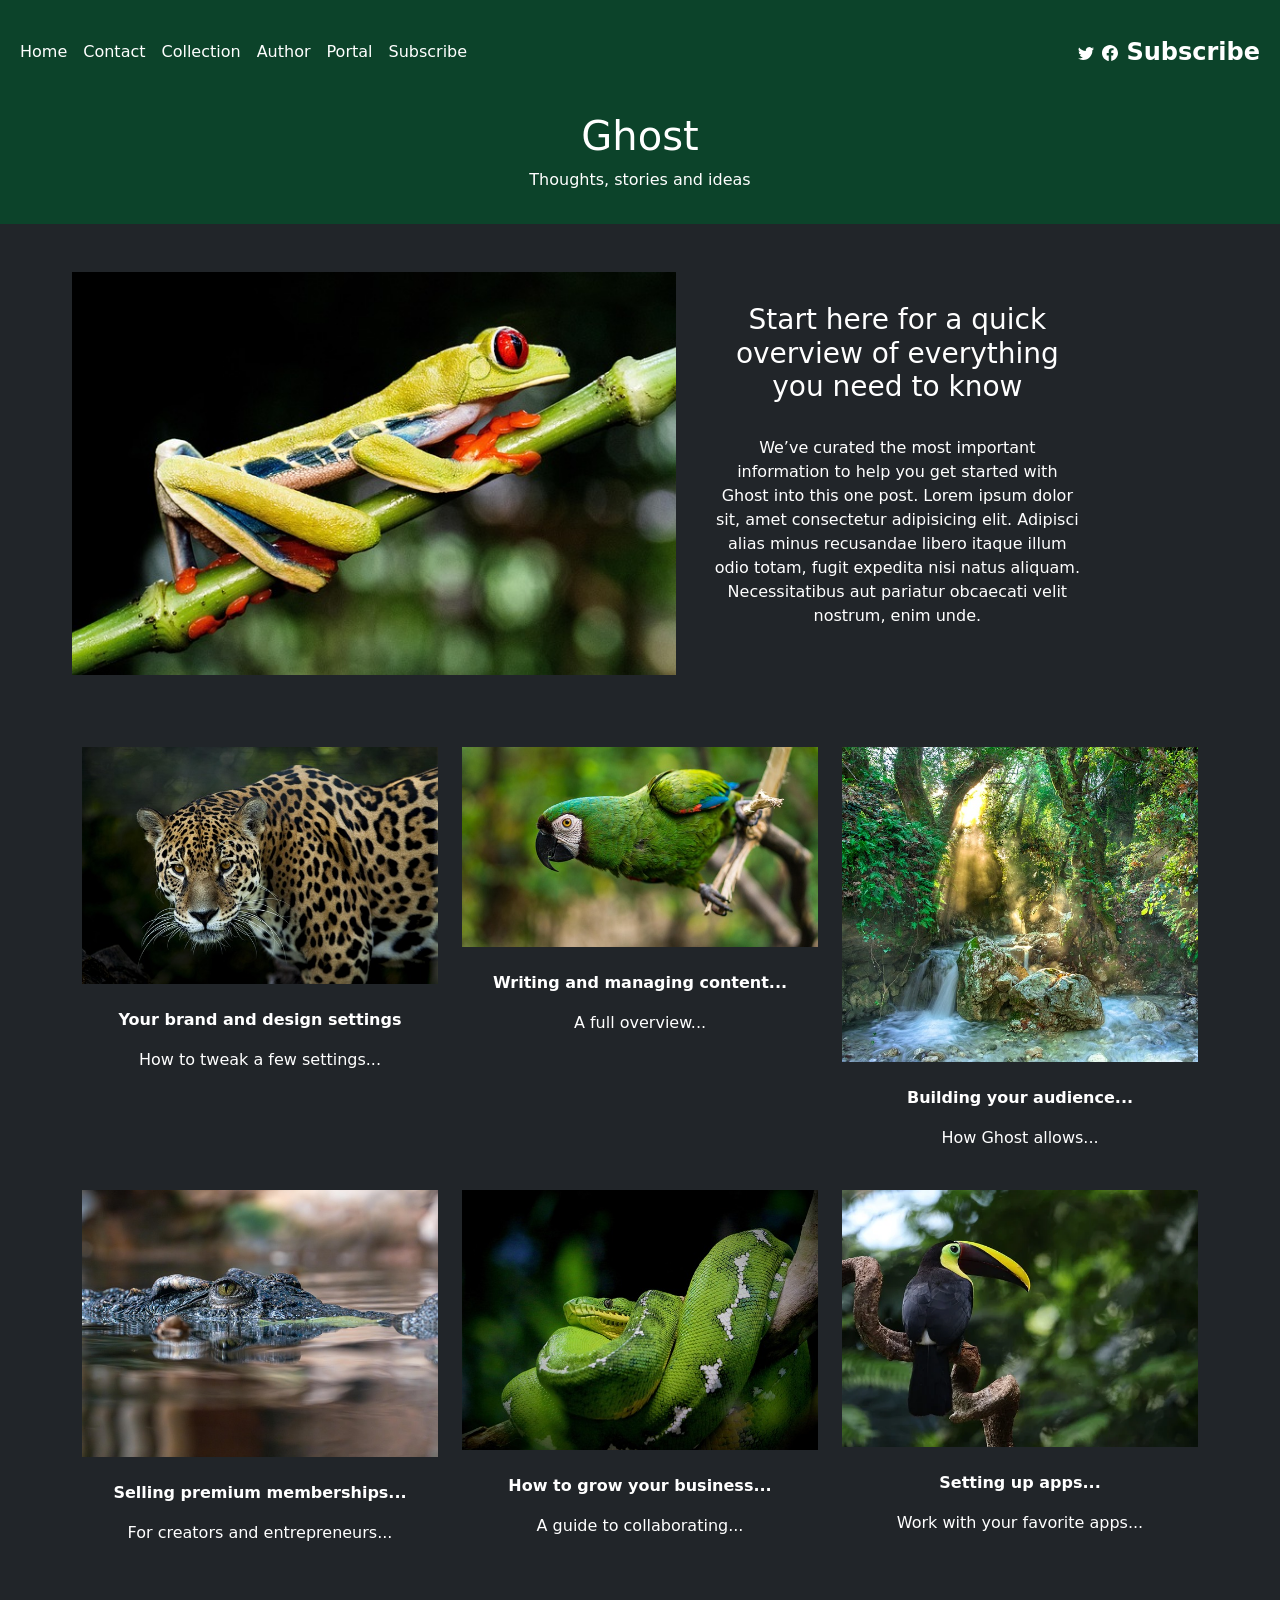
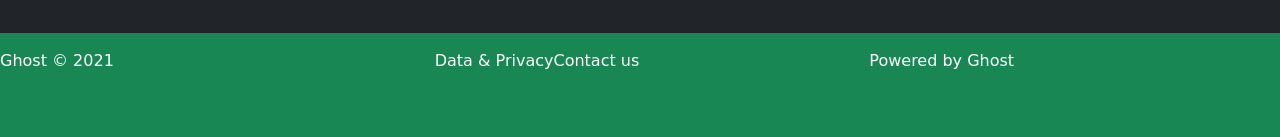
<file: html/index.html>
<!DOCTYPE html>
<html>

<head>
    <meta charset="UTF-8" />
    <meta name="viewport" content="width=device-width, initial-scale=1" />
    <title>Ghost - Thoughts, stories and ideas</title>

    <link href="https://cdn.jsdelivr.net/npm/bootstrap@5.3.7/dist/css/bootstrap.min.css" rel="stylesheet"
        integrity="sha384-LN+7fdVzj6u52u30Kp6M/trliBMCMKTyK833zpbD+pXdCLuTusPj697FH4R/5mcr" crossorigin="anonymous" />

    <link rel="stylesheet" href="../css/style.css" />
</head>

<body class="container-fluide bg-dark text-white">
    <header class=" row header-banner bg-success">
        <div class="overlay">
            <nav class="col-12 d-flex align-items-center justify-content-between" aria-label="Main navigation">
                <!-- Menu toggle -->
                <input type="checkbox" id="menu-toggle" aria-label="Toggle navigation menu" />

                <!-- Burger icon -->
                <label for="menu-toggle" class="burger" aria-hidden="true">&#9776;</label>

                <!-- Menu navigation -->
                <ul class="navbar-nav flex-row gap-3 m-0 p-0 list-unstyled">
                    <li><a class="nav-link" href="#">Home</a></li>
                    <li><a class="nav-link" href="index2.html">Contact</a></li>
                    <li><a class="nav-link" href="#">Collection</a></li>
                    <li><a class="nav-link" href="#">Author</a></li>
                    <li><a class="nav-link" href="#">Portal</a></li>
                    <li><a class="nav-link" href="#">Subscribe</a></li>
                </ul>
                <span class="navbar-brand text-white fs-4 fw-bold">
                    <!-- Ícono de Twitter -->
                    <svg xmlns="http://www.w3.org/2000/svg" width="16" height="16" fill="currentColor"
                        class="bi bi-twitter" viewBox="0 0 16 16">
                        <path
                            d="M5.026 15c6.038 0 9.341-5.003 9.341-9.334q.002-.211-.006-.422A6.7 6.7 0 0 0 16 3.542a6.7 6.7 0 0 1-1.889.518 3.3 3.3 0 0 0 1.447-1.817 6.5 6.5 0 0 1-2.087.793A3.286 3.286 0 0 0 7.875 6.03a9.32 9.32 0 0 1-6.767-3.429 3.29 3.29 0 0 0 1.018 4.382A3.3 3.3 0 0 1 .64 6.575v.045a3.29 3.29 0 0 0 2.632 3.218 3.2 3.2 0 0 1-.865.115 3 3 0 0 1-.614-.057 3.28 3.28 0 0 0 3.067 2.277A6.6 6.6 0 0 1 .78 13.58a6 6 0 0 1-.78-.045A9.34 9.34 0 0 0 5.026 15" />
                    </svg>

                    <!-- Ícono de Facebook -->
                    <svg xmlns="http://www.w3.org/2000/svg" width="16" height="16" fill="currentColor"
                        class="bi bi-facebook" viewBox="0 0 16 16">
                        <path
                            d="M16 8.049c0-4.446-3.582-8.05-8-8.05C3.58 0-.002 3.603-.002 8.05c0 4.017 2.926 7.347 6.75 7.951v-5.625h-2.03V8.05H6.75V6.275c0-2.017 1.195-3.131 3.022-3.131.876 0 1.791.157 1.791.157v1.98h-1.009c-.993 0-1.303.621-1.303 1.258v1.51h2.218l-.354 2.326H9.25V16c3.824-.604 6.75-3.934 6.75-7.951" />
                    </svg>

                    Subscribe
                </span>
            </nav>

            <div class="row mt-4">
                <div class="col text-center">
                    <h1>Ghost</h1>
                    <p>Thoughts, stories and ideas</p>
                </div>
            </div>
        </div>
    </header>

    <!-- section frog -->
    <main class="container-fluid g-5">
        <div class="row">
            <div class="col-8 col-sm-12 col-md-12 col-lg-6  mt-5 ms-5 justify-content-center">
                <img src="../Image/frog-9335937_640.jpg" class="img-fluid frog" alt="Frog" />
            </div>
            <div class="col-12 col-md-12 col-sm-12 col-lg-4 g-5 text-center d-flex flex-column align-items-center justify-content-center">
                <h3 class="col-12 col-sm-12">Start here for a quick overview of everything you need to know</h3>
                <br />
                <p>We’ve curated the most important information to help you get started
                with Ghost into this one post. Lorem ipsum dolor sit, amet consectetur
                adipisicing elit. Adipisci alias minus recusandae libero itaque illum
                odio totam, fugit expedita nisi natus aliquam. Necessitatibus aut
                pariatur obcaecati velit nostrum, enim unde.</p>
            </div>
        </div>

        <!-- section 1 avec image Jaguar -->
        <div class=" container d-flex flex-column align-items-center mt-5 mb-5">
            <div class="row g-4 py-4 text-center">
                <div class=" col-lg-4 col-md-6 col-sm-12">
                    <img src="../Image/jaguar-3370498_640.jpg" class="img-fluid jaguar" alt="Jaguar" />
                    <p><strong><br />Your brand and design settings</strong></p>
                    <p>How to tweak a few settings...</p>
                </div>

                <!-- section 2 avec 3 image -->
                <div class="col-lg-4 col-md-6 col-sm-12">
                    <img src="../Image/parrot-4132823_640.jpg" class="img-fluid parrot" alt="Parrot" />
                    <p>
                        <strong><br />Writing and managing content...</strong><br />
                    </p>
                    <p>A full overview...</p>
                </div>

                <div class="col-lg-4 col-md-6 col-sm-12">
                    <img src="../Image/rainforest-3119822_640 (1).jpg" class="img-fluid rainforest" alt="Rainforest" />
                    <p>
                        <strong><br />Building your audience...</strong><br />
                    </p>
                    <p>How Ghost allows...</p>
                </div>

                <div class="col-lg-4 col-md-6 col-sm-12">
                    <img src="../Image/siamese-crocodile-8509003_640.jpg" class="img-fluid crocodile" alt="Crocodile" />
                    <p>
                        <strong><br />Selling premium memberships...</strong><br />
                    </p>
                    <p>For creators and entrepreneurs...</p>
                </div>

                <div class="col-lg-4 col-md-6 col-sm-12">
                    <img src="../Image/snake-7386684_640.jpg" class="img-fluid snake" alt="Snake" />
                    <p>
                        <strong><br />How to grow your business...</strong><br />
                    </p>
                    <p>A guide to collaborating...</p>
                </div>

                <div class="col-lg-4 col col-md-6 ">
                    <img src="../Image/toucan-9504656_640.webp" class="img-fluid toucan" alt="Toucan" />
                    <p>
                        <strong><br />Setting up apps...</strong><br />
                    </p>
                    <p>Work with your favorite apps...</p>
                </div>
            </div>
        </div>
    </main>

    <footer class="container-fluide">
        <div class="row bg-success text-white d-flex justify-content-between pb-5 pt-3">
            <ul class=" col list-unstyled">
                <!-- retire les puces -->
                <li>Ghost © 2021</li>
            </ul>
            <ul class="col list-unstyled d-flex">
                <li>Data & Privacy</li>
                <li>Contact us</li>
            </ul>
            <ul class="col list-unstyled d-flex">
                <li>Powered by Ghost</li>
            </ul>
        </div>
    </footer>
</body>

</html>
</file>
<file: css/style.css>
/* Image de fond du header */
.header-banner {
    background-size: cover;
    background-position: center;
    position: relative;
    color: white;
}

/* Masquer la checkbox */
#menu-toggle {
    display: none;
}

/* Style du burger */
.burger {
    display: none;
    font-size: 1.8rem;
    cursor: pointer;
    color: white;
    border: none;
}

.header-banner .overlay {
    background-color: rgba(0, 0, 0, 0.5);
    padding: 1rem;
}

/* mettre sur bootstrap  */
nav {
    color: aliceblue;
}


/* section 1 avec une image */
.frog {
    overflow: hidden;

}

/* section 2 avec 3 images */
.jaguar {
    overflow: hidden;

}

.parrot {
    overflow: hidden;

}

.rainforest {
    overflow: hidden;
}

.crocodile {
    overflow: hidden;
}

.snake {
    overflow: hidden;
}

.toucan {
    overflow: hidden;
}

/* footer  */
.footer-banner {
    background-image: url("../Image/bamboo-7866718_640.jpg"); /* mettre sur bootstrap  */
    background-size: cover;
    background-position: center;
    position: relative;
}


form {
    padding: 14px;
    border: solid 15px rgb(82, 99, 82);
}

.cellule {
    height: 15vh;
}

@media (max-width: 576px) {
    .navbar-nav {
        display: none;
        flex-direction: column;
        background-color: #333;
        padding: 1rem;
        border-radius: 0.5rem;
        gap: 0.5rem;
    }

    /* Affiche le menu si checkbox cochée
    #menu-toggle:checked+.burger+.navbar-nav {
        display: flex;
    } */

    .burger {
        display: block;
    }
}

.nav-link {
    color: white !important;
}

nav {
    padding: 1rem;
}
</file>
